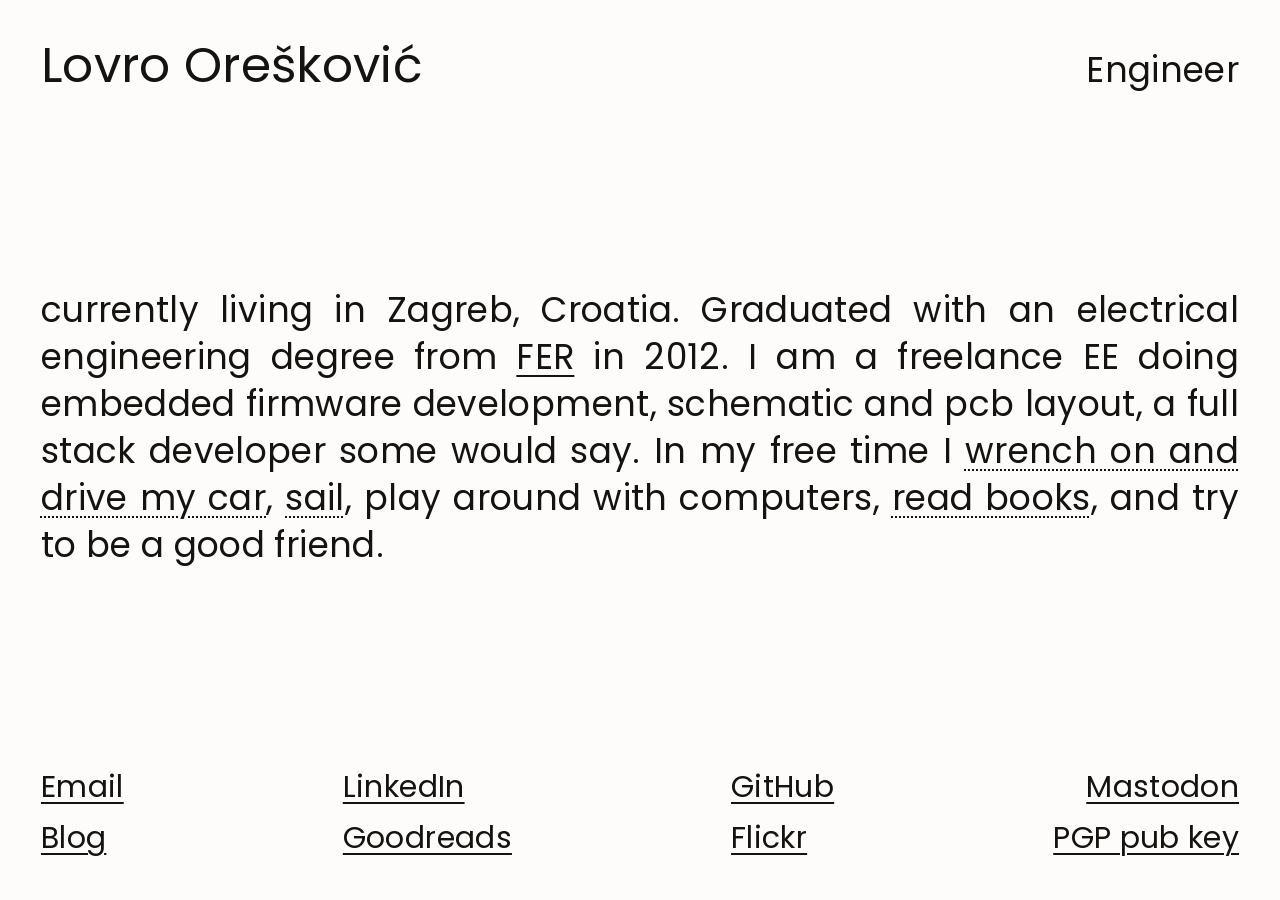
<file: index.html>
<!doctype html>
<html lang="en">

<head>
    <meta charset="utf-8">
    <meta name="viewport" content="width=device-width, initial-scale=1">
    <title>Lovro Orešković</title>
    <meta name="description" content="Lovro Orešković, freelance electrical engineer in Zagreb, Croatia. Embedded firmware, schematic and PCB design, and full stack development.">
    <meta name="author" content="Lovro Orešković">
    <link rel="canonical" href="https://lovro.oreskovic.me/">
    <link rel="icon" href="icon.svg" type="image/svg+xml">
    <link rel="icon" href="favicon.ico" sizes="any">
    <link rel="apple-touch-icon" href="apple-touch-icon.png">
    <meta name="theme-color" content="#fdfcfa" media="(prefers-color-scheme: light)">
    <meta name="theme-color" content="#0e0e0f" media="(prefers-color-scheme: dark)">

    <meta property="og:type" content="website">
    <meta property="og:site_name" content="Lovro Orešković">
    <meta property="og:url" content="https://lovro.oreskovic.me/">
    <meta property="og:title" content="Lovro Orešković">
    <meta property="og:description" content="Personal site of Lovro Orešković">
    <meta property="og:image" content="https://lovro.oreskovic.me/img-social.png">
    <meta property="og:image:width" content="1200">
    <meta property="og:image:height" content="630">
    <meta property="og:image:alt" content="Lovro Orešković">
    <meta name="twitter:card" content="summary_large_image">
    <meta name="twitter:title" content="Lovro Orešković">
    <meta name="twitter:description" content="Personal site of Lovro Orešković">
    <meta name="twitter:image" content="https://lovro.oreskovic.me/img-social.png">

    <script type="application/ld+json">
        {
            "@context": "https://schema.org",
            "@type": "Person",
            "name": "Lovro Orešković",
            "url": "https://lovro.oreskovic.me/",
            "image": "https://lovro.oreskovic.me/img-social.png",
            "jobTitle": "Engineer",
            "knowsAbout": [
                "Embedded firmware development",
                "Schematic and PCB design",
                "Full stack development"
            ],
            "sameAs": [
                "https://www.linkedin.com/in/oreskoviclovro",
                "https://github.com/oresk",
                "https://mastodon.social/@oresk",
                "https://blog.oreskovic.me",
                "https://www.goodreads.com/user/show/2086989-lovro",
                "https://www.flickr.com/photos/lovro/"
            ]
        }
    </script>

    <link rel="preload" href="fonts/poppins-latin-400.woff2" as="font" type="font/woff2" crossorigin>
    <link rel="preload" href="fonts/poppins-latin-ext-400.woff2" as="font" type="font/woff2" crossorigin>
    <link rel="stylesheet" href="css/main.css">

    <script async src="https://analytics.umami.is/script.js" data-website-id="88a1f3e2-761d-49d8-a6c5-a55fcdedf22e"></script>
</head>

<body>
    <!-- Full-bleed clips revealed by the .peek words below. Decorative: the
         text already says what they show, so they are hidden from AT and the
         page works with JS disabled. preload="none" until JS asks for a layer;
         source order picks webm (smaller) wherever it is supported. -->
    <div class="peek-stage" aria-hidden="true">
        <video class="peek-stage__media" data-media="miata" muted loop playsinline preload="none">
            <source src="img/miata.webm" type="video/webm">
            <source src="img/miata.mp4" type="video/mp4">
        </video>
        <video class="peek-stage__media" data-media="sail" muted loop playsinline preload="none">
            <source src="img/sail.webm" type="video/webm">
            <source src="img/sail.mp4" type="video/mp4">
        </video>
        <video class="peek-stage__media" data-media="books" muted loop playsinline preload="none">
            <source src="img/books.webm" type="video/webm">
            <source src="img/books.mp4" type="video/mp4">
        </video>
        <div class="peek-stage__scrim"></div>
    </div>

    <main class="page">
        <header class="masthead">
            <h1>Lovro Orešković</h1>
            <p>Engineer</p>
        </header>

        <p class="about">currently living in Zagreb, Croatia. Graduated with an electrical engineering degree from <a href="https://www.fer.unizg.hr" target="_blank" rel="noopener">FER</a> in 2012. I am a freelance EE doing embedded firmware development, schematic and pcb layout, a full stack developer some would say. In my free time I <span class="peek" data-peek="miata">wrench on and drive my car</span>, <span class="peek" data-peek="sail">sail</span>, play around with computers, <span class="peek" data-peek="books">read books</span>, and try to be a good friend.</p>

        <nav class="links" aria-label="Contact and profiles">
            <ul>
                <li><a href="mailto:lovro@oreskovic.me">Email</a></li>
                <li><a href="https://www.linkedin.com/in/oreskoviclovro" target="_blank" rel="noopener">LinkedIn</a></li>
                <li><a href="https://github.com/oresk" target="_blank" rel="noopener">GitHub</a></li>
                <li><a rel="me" href="https://mastodon.social/@oresk">Mastodon</a></li>
                <li><a href="https://blog.oreskovic.me" target="_blank" rel="noopener">Blog</a></li>
                <li><a href="https://www.goodreads.com/user/show/2086989-lovro" target="_blank" rel="noopener">Goodreads</a></li>
                <li><a href="https://www.flickr.com/photos/lovro/" target="_blank" rel="noopener">Flickr</a></li>
                <li><a href="/lovro_oreskovic_pgp.txt" target="_blank" rel="noopener">PGP pub key</a></li>
            </ul>
        </nav>
    </main>

    <script src="js/main.js" defer></script>
</body>

</html>
</file>
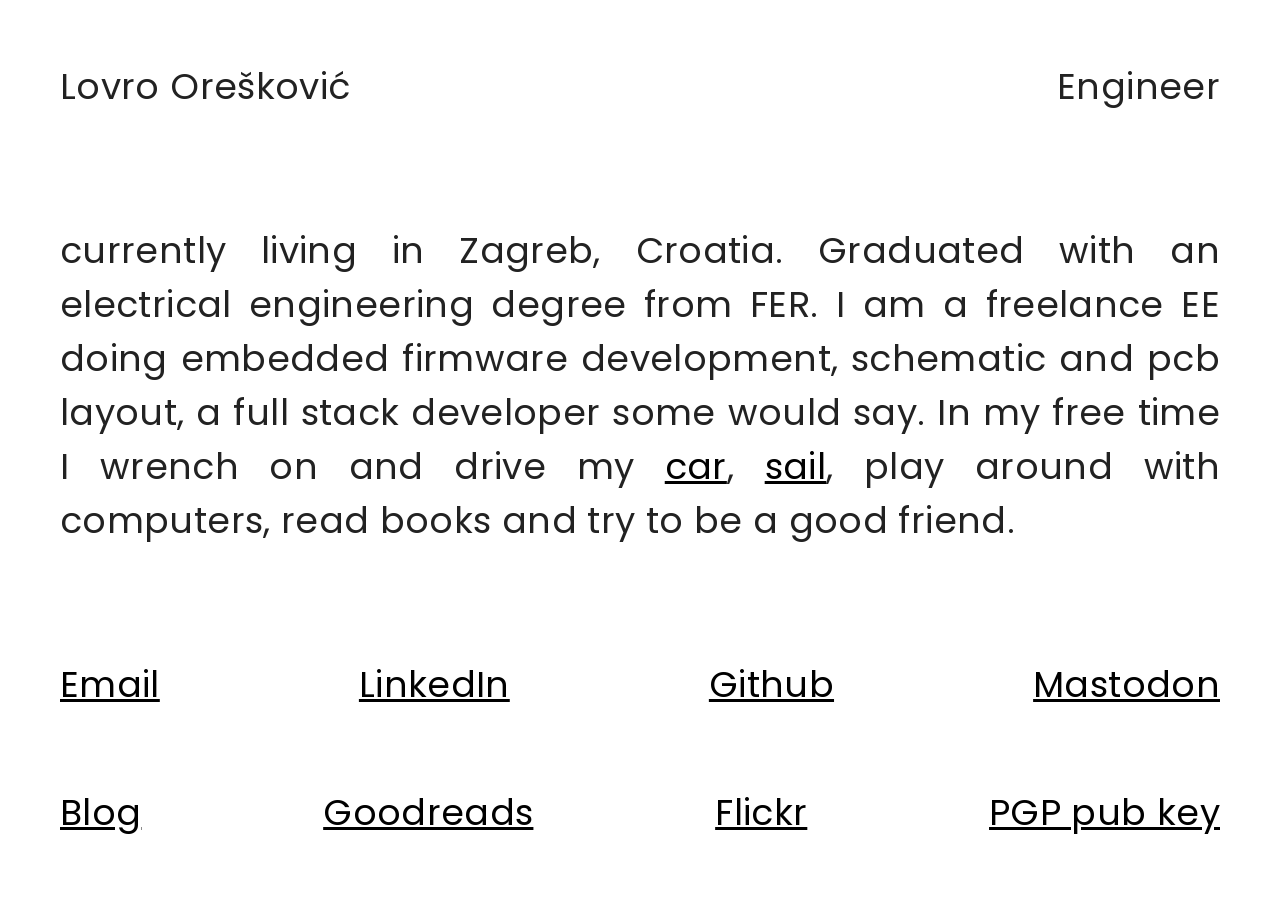
<file: landing/index.html>
<!doctype html>
<html lang="en">

<head>
    <meta charset="utf-8">
    <meta http-equiv="X-UA-Compatible" content="IE=edge,chrome=1">
    <meta name="viewport" content="width=device-width, initial-scale=1">
    <title>Lovro Orešković</title>
    <meta name="description" content="Personal site of Lovro Oreskovic">
    <meta name="author" content="Lovro Oreskovic">
    <meta name="keywords" content="lovro oreskovic engineer">
    <link rel="icon" href="favicon.ico">
    <meta property="og:url" content="oreskovic.me">
    <meta property="og:title" content="Lovro Orešković">
    <meta property="og:description" content="Personal site of Lovro Orešković">
    <meta property="og:type" content="website">
    <meta property="og:image" content="img-social.png">
    <meta property="og:site_name" content="">
    <meta name="twitter:card" value="">
    <meta name="twitter:title" value="Lovro Orešković">
    <meta name="twitter:description" value="Personal site of Lovro Orešković">
    <meta name="twitter:image" value="img-social.png">
    <link rel="stylesheet" href="css/vendor/normalize/normalize.min.css">
    <link rel="stylesheet" href="css/main.css">
    <!-- feature detection scripts go here -->
    <style>
    div {
	text-align: justify;
	text-justify: inter-word;
    }
    </style>
</head>

<body>
    <!--[if lt IE 8]>
            <p class="browserupgrade">You are using an <strong>outdated</strong> browser. Please <a href="http://browsehappy.com/">upgrade your browser</a> to improve your experience.</p>
        <![endif]-->
    <div class="container">
        <div class="container__content">
            <div class="header">
                <p>Lovro Orešković</p>
                <p>Engineer</p>
            </div>
            <div class="about">
		<p>currently living in Zagreb, Croatia. Graduated with an electrical engineering degree from FER. I am a freelance EE doing embedded firmware development, schematic and pcb layout, a full stack developer some would say. In my free time I wrench on and drive my <a href="" target="_blank" data-img="img/miata.gif">car</a>, <a href="" target="_blank" data-img="img/sail.gif">sail</a>,  play around with computers, read books and try to be a good friend. 	
		</p>
            </div>
            <div class="links">
                <a href="mailto:lovro@oreskovic.me">Email</a>
                <a href="https://www.linkedin.com/in/oreskoviclovro" target="_blank">LinkedIn</a>
                <a href="https://github.com/oresk" target="_blank">Github</a>
		<a rel="me" href="https://mastodon.social/@oresk">Mastodon</a>
            </div>
            <div class="links">            
		    <!--<a href="https://twitter.com/oresk" target="_blank">Twitter</a>-->
                <a href="https://blog.oreskovic.me" target="_blank">Blog</a>
                <a href="https://www.goodreads.com/user/show/2086989-lovro" target="_blank">Goodreads</a>
                <a href="https://www.flickr.com/photos/lovro/" target="_blank">Flickr</a>
                <a href="https://lovro.oreskovic.me/lovro_oreskovic_pgp.txt" target="_blank">PGP pub key</a>
		<!-- flickr, goodreads, github kad budem imao nesto konkretno na githubu :-) -->

            </div>
        </div>
    </div>
    <!-- jQuery -->
    <script src="//ajax.googleapis.com/ajax/libs/jquery/3.1.1/jquery.min.js"></script>
    <script>
    window.jQuery || document.write('<script src="js/vendor/jquery-3.1.1.min.js"><\/script>')
    </script>
    <!-- libraries/plugins go here -->
    <!-- main.js -->
    <script src="js/main.js"></script>
</body>

</html>
</file>
<file: css/main.css>
/* ==========================================================================
   lovro.oreskovic.me — landing page
   Hand-written CSS, no build step: this file is what GitHub Pages serves.
   Edit it directly.
   ========================================================================== */

/* Poppins 400, self-hosted: the two subsets Google serves, latin and latin-ext —
   the Croatian š and ć in "Orešković" live in latin-ext, which is the whole
   reason both files are here. 13.5 KB together, same origin, no third-party
   request and no dependency on a CDN. Preloaded in index.html so the first paint
   is already Poppins rather than a system fallback that swaps.
   SIL Open Font License 1.1 — see fonts/OFL.txt. */
@font-face {
    font-family: 'Poppins';
    font-style: normal;
    font-weight: 400;
    font-display: swap;
    src: url('../fonts/poppins-latin-400.woff2') format('woff2');
    unicode-range: U+0000-00FF, U+0131, U+0152-0153, U+02BB-02BC, U+02C6, U+02DA, U+02DC, U+0304, U+0308, U+0329, U+2000-206F, U+20AC, U+2122, U+2191, U+2193, U+2212, U+2215, U+FEFF, U+FFFD;
}

@font-face {
    font-family: 'Poppins';
    font-style: normal;
    font-weight: 400;
    font-display: swap;
    src: url('../fonts/poppins-latin-ext-400.woff2') format('woff2');
    unicode-range: U+0100-02BA, U+02BD-02C5, U+02C7-02CC, U+02CE-02D7, U+02DD-02FF, U+0304, U+0308, U+0329, U+1D00-1DBF, U+1E00-1E9F, U+1EF2-1EFF, U+2020, U+20A0-20AB, U+20AD-20C4, U+2113, U+2C60-2C7F, U+A720-A7FF;
}

:root {
    color-scheme: light dark;

    --paper: #fdfcfa;
    --ink: #14130f;
    --highlight: #ffec3d;

    /* Body size is the whole type scale. It tracks the window so the justified
       paragraph keeps roughly the same number of characters per line — ~35 on a
       phone, 65 to 82 from 1440 upward — instead of the old fixed 36px that
       broke to 18px below 768px and 138 characters per line at 3840.
       The ceiling is deliberately high (8rem): the type keeps growing with the
       window rather than freezing at some width and leaving the line to stretch
       on its own, so a big screen gets bigger letters and the text still reaches
       both edges. It only bites past ~7600px. */
    --step: clamp(1.0625rem, 0.575rem + 2vw, 8rem);
    /* Hierarchy: the name is the hero, the link rows sit a notch under the bio.
       Both derive from --step so the ratios hold at every width; the nav keeps a
       floor so it stays a legal tap target, and no ceiling so it stays
       proportional on a big screen. */
    --name-step: calc(var(--step) * 1.4);
    --nav-step: max(0.875rem, calc(var(--step) * 0.87));
    --pad: clamp(1.5rem, 3.2vw, 5.5rem);
    --line: 1.35;

    --ease: cubic-bezier(0.22, 0.61, 0.36, 1);
    --dur: 0.45s;
    --strike-dur: 0.28s;
}

@media (prefers-color-scheme: dark) {
    :root {
        --paper: #0e0e0f;
        --ink: #f4f2ee;
    }
}

/* Text inverts while a peek image fills the screen so it stays readable over
   the photo. --ink is the only thing the peek state has to change. */
html.peeking {
    --ink: #fff;
}

*,
*::before,
*::after {
    box-sizing: border-box;
}

html {
    background: var(--paper);
}

body {
    margin: 0;
    min-height: 100vh;
    min-height: 100svh;
    font-family: 'Poppins', system-ui, -apple-system, 'Segoe UI', sans-serif;
    font-size: var(--step);
    font-weight: 400;
    line-height: var(--line);
    letter-spacing: 0.01em;
    color: var(--ink);
    background: transparent; /* the peek stage paints over the canvas */
    transition: color var(--dur) var(--ease);
}

::selection {
    background: var(--highlight);
    color: #14130f;
}

/* ==========================================================================
   Layout — masthead / about / links stacked across one screen
   ========================================================================== */

.page {
    position: relative;
    z-index: 1;
    display: flex;
    flex-direction: column;
    justify-content: space-between;
    gap: clamp(1.5rem, 4vw, 4rem);
    min-height: 100vh;
    min-height: 100svh;
    padding: var(--pad);
}

.masthead {
    display: flex;
    justify-content: space-between;
    align-items: baseline;
    gap: 1em;
}

.masthead h1,
.masthead p {
    margin: 0;
    font-weight: inherit;
    line-height: 1;
}

.masthead h1 {
    font-size: var(--name-step);
}

.about {
    margin: 0;
    text-align: justify;
    text-justify: inter-word;
    hyphens: auto;
    -webkit-hyphens: auto;
}

.links ul {
    display: grid;
    /* Content-sized columns spread to the edges, like the old
       justify-content: space-between flex rows — equal 1fr columns could overlap
       at ~650px, where "PGP pub key" is wider than a quarter of the page. */
    grid-template-columns: repeat(4, auto);
    justify-content: space-between;
    /* underlined text reads heavier than it measures, so the rows sit under the
       bio rather than level with it */
    font-size: var(--nav-step);
    column-gap: 1em;
    row-gap: 0.35em;
    margin: 0;
    padding: 0;
    list-style: none;
}

.links li {
    display: flex; /* the strike-out hugs the text, not the grid cell */
}

.links li:nth-child(4n) {
    justify-content: flex-end;
}

/* ==========================================================================
   Links and peek words — strikethrough slides in on hover
   ========================================================================== */

a,
.peek {
    position: relative;
    color: inherit;
    text-decoration: underline;
    text-decoration-thickness: max(1px, 0.05em);
    text-underline-offset: 0.18em;
    /* no grey tap flash, no double-tap zoom delay on the peek words */
    -webkit-tap-highlight-color: transparent;
    touch-action: manipulation;
}

a {
    transition: text-decoration-color var(--strike-dur) var(--ease);
}

/* A link lives in the grid, one line, so its strike can be a pseudo-element
   that slides in. A peek span sits inside a justified paragraph and is allowed
   to wrap — there a pseudo-element would draw a single strike across the first
   line box — so those use the engine's own text-decoration, which stays right
   across line breaks. */
a::after {
    content: "";
    position: absolute;
    inset: 50% 0 auto 0;
    height: max(1px, 0.06em);
    background: currentColor;
    transform: translateY(-50%) scaleX(0);
    transform-origin: 0 50%;
    transition: transform var(--strike-dur) var(--ease);
    pointer-events: none;
}

/* Underline fades out as the strike slides in. Keyboard focus keeps the
   underline and gets a ring instead. */
a:hover {
    text-decoration-color: transparent;
}

a:hover::after {
    transform: translateY(-50%) scaleX(1);
}

/* Peek spans wear a dotted underline so they can be told apart from real links
   before you touch them, and zoom-in confirms what they do. Hovering is the
   same underline-to-strike swap the page always had. */
.peek {
    text-decoration-style: dotted;
    cursor: zoom-in;
}

.peek:hover {
    text-decoration: line-through solid;
}

a:focus-visible {
    outline: 2px solid currentColor;
    outline-offset: 0.15em;
    border-radius: 2px;
}

/* ==========================================================================
   Peek stage — the full-bleed images
   ========================================================================== */

.peek-stage {
    position: fixed;
    inset: 0;
    z-index: -1; /* above the canvas, behind the page */
    overflow: hidden;
    pointer-events: none;
}

.peek-stage__media {
    position: absolute;
    inset: 0;
    width: 100%;
    height: 100%;
    object-fit: cover;
    object-position: center;
    opacity: 0;
    transform: scale(1.03);
    transition: opacity var(--dur) var(--ease), transform calc(var(--dur) * 1.6) var(--ease);
}

.peek-stage__media.is-visible {
    opacity: 1;
    transform: none;
}

.peek-stage__scrim {
    position: absolute;
    inset: 0;
    background: #0b0b0c;
    opacity: 0;
    transition: opacity var(--dur) var(--ease);
}

html.peeking .peek-stage__scrim {
    opacity: 0.38;
}

/* ==========================================================================
   Narrow screens — ragged right is kinder at ~35 characters per line
   ========================================================================== */

@media (max-width: 40rem) {
    .about {
        text-align: left;
        hyphens: manual;
        -webkit-hyphens: manual;
    }

    .links ul {
        grid-template-columns: repeat(2, auto);
        row-gap: 0.5em;
    }

    .links li:nth-child(2n) {
        justify-content: flex-end;
    }
}

@media (hover: none) {
    a:active::after {
        transform: translateY(-50%) scaleX(1);
    }

    .peek:active {
        text-decoration: line-through solid;
    }
}

@media (prefers-reduced-motion: reduce) {
    .peek-stage__media {
        transition-property: opacity;
    }

    .peek-stage__media,
    .peek-stage__media.is-visible {
        transform: none;
    }
}

@media print {
    .peek-stage {
        display: none;
    }
}
</file>
<file: landing/css/main.css>
@import url("https://fonts.googleapis.com/css?family=Poppins");
/*! HTML5 Boilerplate v5.0 | MIT License | http://h5bp.com/ */
html {
  color: #222;
  font-size: 62.5%;
  line-height: 1.5; }

body {
  margin: 0;
  font-family: 'Poppins', sans-serif;
  font-size: 3.6rem;
  font-weight: normal;
  letter-spacing: 0.01em; }

::-moz-selection {
  background-color: yellow;
  text-shadow: none; }

::selection {
  background-color: yellow;
  text-shadow: none; }

hr {
  display: block;
  height: 1px;
  border: 0;
  border-top: 1px solid #ccc;
  margin: 1em 0;
  padding: 0; }

audio,
canvas,
iframe,
img,
svg,
video {
  vertical-align: middle; }

fieldset {
  border: 0;
  margin: 0;
  padding: 0; }

textarea {
  resize: vertical; }

.browserupgrade {
  margin: 0.2em 0;
  background: #ccc;
  color: #000;
  padding: 0.2em 0; }

/* ==========================================================================
   Author's custom styles
   ========================================================================== */
a {
  color: black; }
  a:hover, a:active {
    text-decoration: line-through; }

.container {
  display: -webkit-box;
  display: -moz-box;
  display: box;
  display: -webkit-flex;
  display: -moz-flex;
  display: -ms-flexbox;
  display: flex;
  -webkit-box-orient: vertical;
  -moz-box-orient: vertical;
  box-orient: vertical;
  -webkit-box-direction: normal;
  -moz-box-direction: normal;
  box-direction: normal;
  -webkit-flex-direction: column;
  -moz-flex-direction: column;
  flex-direction: column;
  -ms-flex-direction: column;
  -webkit-box-pack: center;
  -moz-box-pack: center;
  box-pack: center;
  -webkit-justify-content: center;
  -moz-justify-content: center;
  -ms-justify-content: center;
  -o-justify-content: center;
  justify-content: center;
  -ms-flex-pack: center;
  -webkit-box-align: center;
  -moz-box-align: center;
  box-align: center;
  -webkit-align-items: center;
  -moz-align-items: center;
  -ms-align-items: center;
  -o-align-items: center;
  align-items: center;
  -ms-flex-align: center;
  height: 100vh;
  width: 100vw;
  background-repeat: no-repeat;
  background-position: center center;
  background-size: cover; }
  .container.hovering {
    color: black; }
    .container.hovering a {
      color: black; }

.container__content {
  display: -webkit-box;
  display: -moz-box;
  display: box;
  display: -webkit-flex;
  display: -moz-flex;
  display: -ms-flexbox;
  display: flex;
  -webkit-box-orient: vertical;
  -moz-box-orient: vertical;
  box-orient: vertical;
  -webkit-box-direction: normal;
  -moz-box-direction: normal;
  box-direction: normal;
  -webkit-flex-direction: column;
  -moz-flex-direction: column;
  flex-direction: column;
  -ms-flex-direction: column;
  -webkit-box-pack: justify;
  -moz-box-pack: justify;
  box-pack: justify;
  -webkit-justify-content: space-between;
  -moz-justify-content: space-between;
  -ms-justify-content: space-between;
  -o-justify-content: space-between;
  justify-content: space-between;
  -ms-flex-pack: justify;
  -webkit-box-align: center;
  -moz-box-align: center;
  box-align: center;
  -webkit-align-items: center;
  -moz-align-items: center;
  -ms-align-items: center;
  -o-align-items: center;
  align-items: center;
  -ms-flex-align: center;
  padding: 6rem;
  height: 100%; }

.header {
  display: -webkit-box;
  display: -moz-box;
  display: box;
  display: -webkit-flex;
  display: -moz-flex;
  display: -ms-flexbox;
  display: flex;
  -webkit-box-pack: justify;
  -moz-box-pack: justify;
  box-pack: justify;
  -webkit-justify-content: space-between;
  -moz-justify-content: space-between;
  -ms-justify-content: space-between;
  -o-justify-content: space-between;
  justify-content: space-between;
  -ms-flex-pack: justify;
  -webkit-box-align: center;
  -moz-box-align: center;
  box-align: center;
  -webkit-align-items: center;
  -moz-align-items: center;
  -ms-align-items: center;
  -o-align-items: center;
  align-items: center;
  -ms-flex-align: center;
  width: 100%; }
  .header p {
    margin: 0; }

.about {
  display: -webkit-box;
  display: -moz-box;
  display: box;
  display: -webkit-flex;
  display: -moz-flex;
  display: -ms-flexbox;
  display: flex;
  -webkit-box-pack: center;
  -moz-box-pack: center;
  box-pack: center;
  -webkit-justify-content: center;
  -moz-justify-content: center;
  -ms-justify-content: center;
  -o-justify-content: center;
  justify-content: center;
  -ms-flex-pack: center;
  -webkit-box-orient: vertical;
  -moz-box-orient: vertical;
  box-orient: vertical;
  -webkit-box-direction: normal;
  -moz-box-direction: normal;
  box-direction: normal;
  -webkit-flex-direction: column;
  -moz-flex-direction: column;
  flex-direction: column;
  -ms-flex-direction: column;
  width: 100%; }

.links {
  display: -webkit-box;
  display: -moz-box;
  display: box;
  display: -webkit-flex;
  display: -moz-flex;
  display: -ms-flexbox;
  display: flex;
  -webkit-box-pack: justify;
  -moz-box-pack: justify;
  box-pack: justify;
  -webkit-justify-content: space-between;
  -moz-justify-content: space-between;
  -ms-justify-content: space-between;
  -o-justify-content: space-between;
  justify-content: space-between;
  -ms-flex-pack: justify;
  -webkit-box-align: center;
  -moz-box-align: center;
  box-align: center;
  -webkit-align-items: center;
  -moz-align-items: center;
  -ms-align-items: center;
  -o-align-items: center;
  align-items: center;
  -ms-flex-align: center;
  width: 100%; }

.nobr {
  white-space: nowrap; }

/* ==========================================================================
   Media Queries
   ========================================================================== */
@media only screen and (max-width: 768px) {
  .container__content {
    font-size: 0.5em;
    padding: 2.5rem; }

  .nobr {
    white-space: normal; } }
@media only screen and (max-width: 320px) {
  .links {
    -webkit-flex-flow: row wrap;
    -moz-flex-flow: row wrap;
    flex-flow: row wrap; }
    .links a {
      -webkit-flex-basis: 50%;
      -moz-flex-basis: 50%;
      flex-basis: 50%;
      -ms-flex-preferred-size: 50%;
      -webkit-align-self: flex-end;
      -moz-align-self: flex-end;
      align-self: flex-end;
      -ms-flex-item-align: end; }
      .links a:nth-of-type(2), .links a:nth-of-type(4) {
        text-align: right; }
      .links a:nth-of-type(3), .links a:nth-of-type(4) {
        margin-top: 1em; } }
@media only screen and (min-width: 1460px) {
  .container__content {
    font-size: 1.5em; } }
/* ==========================================================================
   Helper classes
   ========================================================================== */
.hidden {
  display: none !important;
  visibility: hidden; }

.visuallyhidden {
  border: 0;
  clip: rect(0 0 0 0);
  height: 1px;
  margin: -1px;
  overflow: hidden;
  padding: 0;
  position: absolute;
  width: 1px; }

.visuallyhidden.focusable:active,
.visuallyhidden.focusable:focus {
  clip: auto;
  height: auto;
  margin: 0;
  overflow: visible;
  position: static;
  width: auto; }

.invisible {
  visibility: hidden; }

.clearfix:before,
.clearfix:after {
  content: " ";
  display: table; }

.clearfix:after {
  clear: both; }

.clearfix {
  *zoom: 1; }

/* ==========================================================================
   Print styles
   ========================================================================== */
@media print {
  *,
  *:before,
  *:after {
    background: transparent !important;
    color: #000 !important;
    box-shadow: none !important;
    text-shadow: none !important; }

  a,
  a:visited {
    text-decoration: underline; }

  a[href]:after {
    content: " (" attr(href) ")"; }

  abbr[title]:after {
    content: " (" attr(title) ")"; }

  a[href^="#"]:after,
  a[href^="javascript:"]:after {
    content: ""; }

  pre,
  blockquote {
    border: 1px solid #999;
    page-break-inside: avoid; }

  thead {
    display: table-header-group; }

  tr,
  img {
    page-break-inside: avoid; }

  img {
    max-width: 100% !important; }

  p,
  h2,
  h3 {
    orphans: 3;
    widows: 3; }

  h2,
  h3 {
    page-break-after: avoid; } }

/*# sourceMappingURL=main.css.map */
</file>
